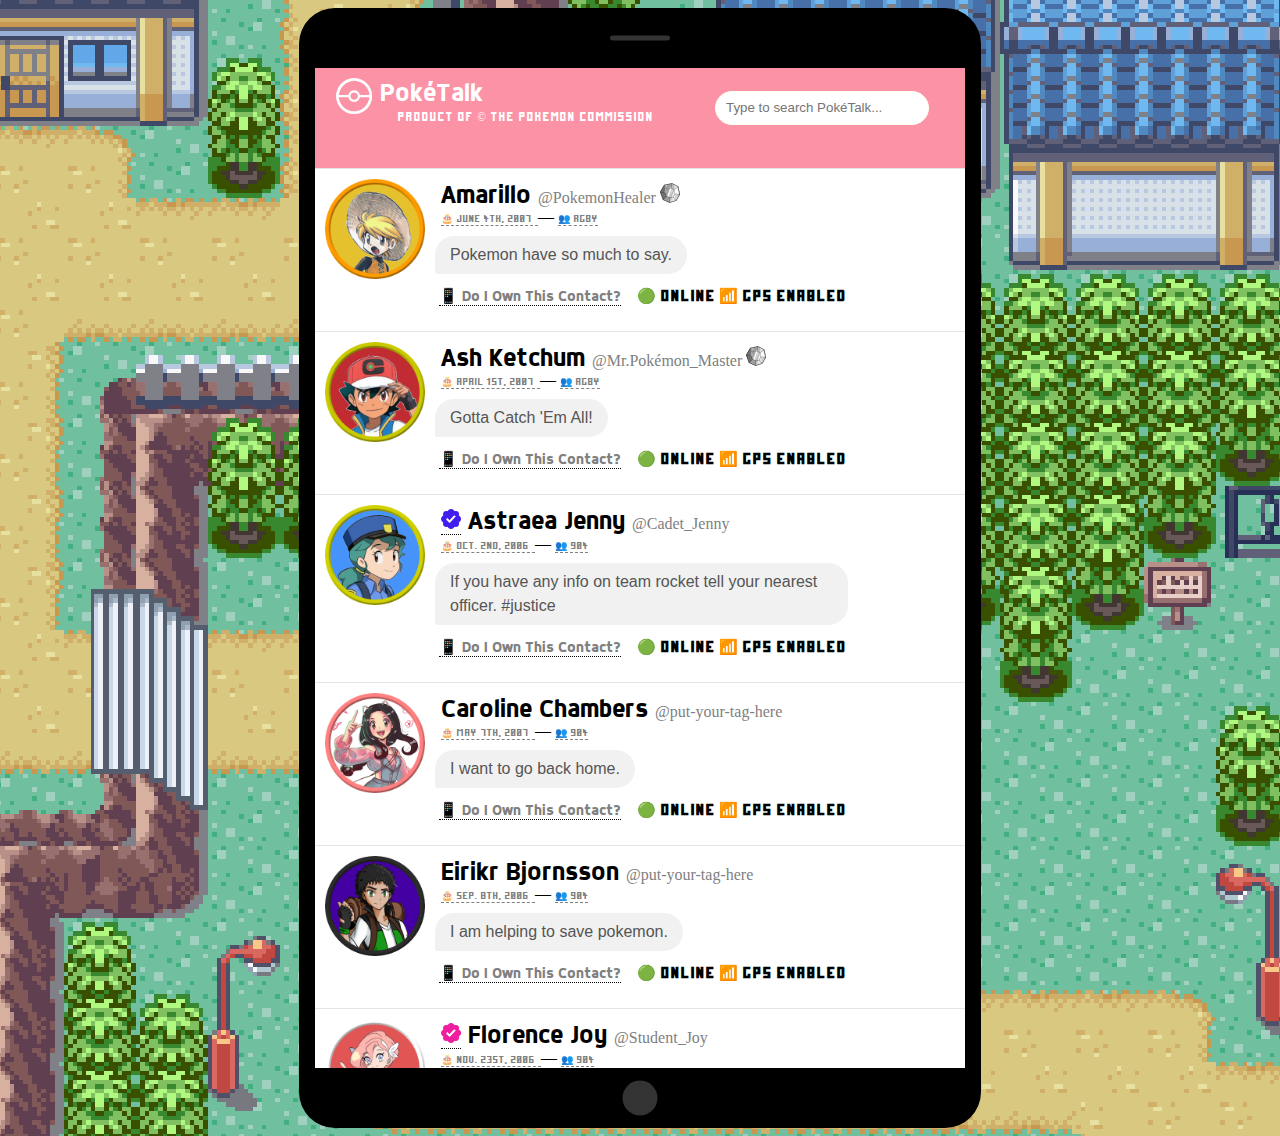
<file: index.html>
<!DOCTYPE html>
<html>
<head>
<meta name="viewport" content="width=device-width, initial-scale=1">
<title>PokéTalk App</title>
<link rel="icon" type="image/x-icon" href="img/favicon.ico">
<link rel="stylesheet" href="style/scroll.css">
<style>
body {
  background-image: url("img/Hiyoki_Town.png");
  background-repeat: no-repeat;
  background-attachment: fixed;
  background-position: center;
}

/* The device with borders */
.smartphone {
  position: relative;
  width: 650px;
  height: 1000px;
  margin: auto;
  border: 16px black solid;
  border-top-width: 60px;
  border-bottom-width: 60px;
  border-radius: 36px;
}

/* The horizontal line on the top of the device */
.smartphone:before {
  content: '';
  display: block;
  width: 60px;
  height: 5px;
  position: absolute;
  top: -30px;
  left: 50%;
  transform: translate(-50%, -50%);
  background: #333;
  border-radius: 10px;
}

/* The circle on the bottom of the device */
.smartphone:after {
  content: '';
  display: block;
  width: 35px;
  height: 35px;
  position: absolute;
  left: 50%;
  bottom: -65px;
  transform: translate(-50%, -50%);
  background: #333;
  border-radius: 50%;
}

/* The screen (or content) of the device */
.smartphone .content {
  width: 650px;
  height: 1000px;
  background: white;
}
</style>
</head>
<body>

<div class="smartphone">
  <div class="content">
    <iframe src="poketalk_reference.html" style="width:100%;border:none;height:100%" />
  </div>
</div>

</body>
</html>
</file>
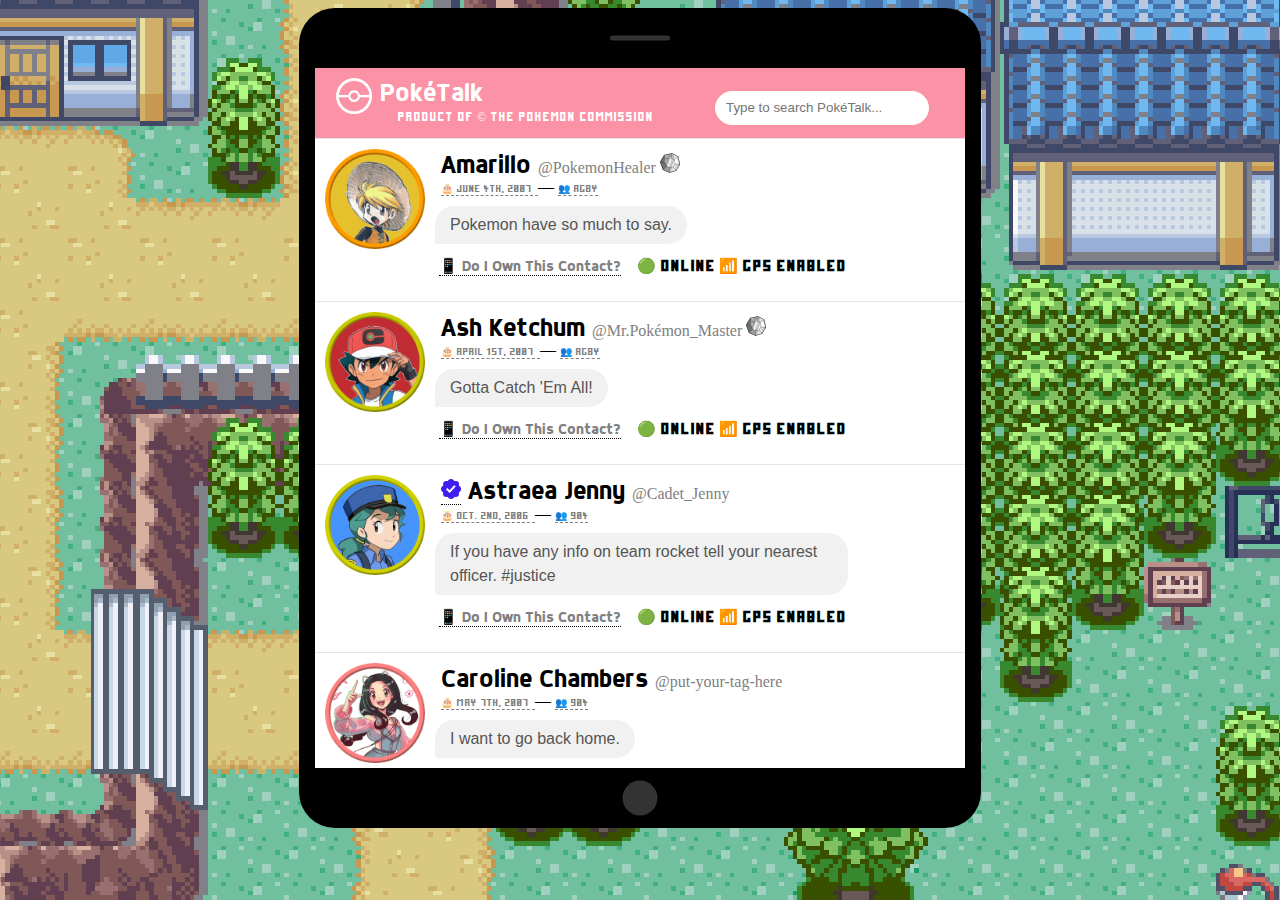
<file: poketalk.html>
<!DOCTYPE html>
<html>
<head>
<meta name="viewport" content="width=device-width, initial-scale=1">
<title>PokéTalk App</title>
<link rel="icon" type="image/x-icon" href="img/favicon.ico">
<link rel="stylesheet" href="style/scroll.css">
<style>
body {
  background-image: url("img/Hiyoki_Town.png");
  background-repeat: no-repeat;
  background-attachment: fixed;
  background-position: center;
}

/* The device with borders */
.smartphone {
  position: relative;
  width: 650px;
  height: 700px;
  margin: auto;
  border: 16px black solid;
  border-top-width: 60px;
  border-bottom-width: 60px;
  border-radius: 36px;
}

/* The horizontal line on the top of the device */
.smartphone:before {
  content: '';
  display: block;
  width: 60px;
  height: 5px;
  position: absolute;
  top: -30px;
  left: 50%;
  transform: translate(-50%, -50%);
  background: #333;
  border-radius: 10px;
}

/* The circle on the bottom of the device */
.smartphone:after {
  content: '';
  display: block;
  width: 35px;
  height: 35px;
  position: absolute;
  left: 50%;
  bottom: -65px;
  transform: translate(-50%, -50%);
  background: #333;
  border-radius: 50%;
}

/* The screen (or content) of the device */
.smartphone .content {
  width: 650px;
  height: 700px;
  background: white;
}
</style>
</head>
<body>

<div class="smartphone">
  <div class="content">
    <iframe src="poketalk_reference.html" style="width:100%;border:none;height:100%" />
  </div>
</div>

</body>
</html>
</file>
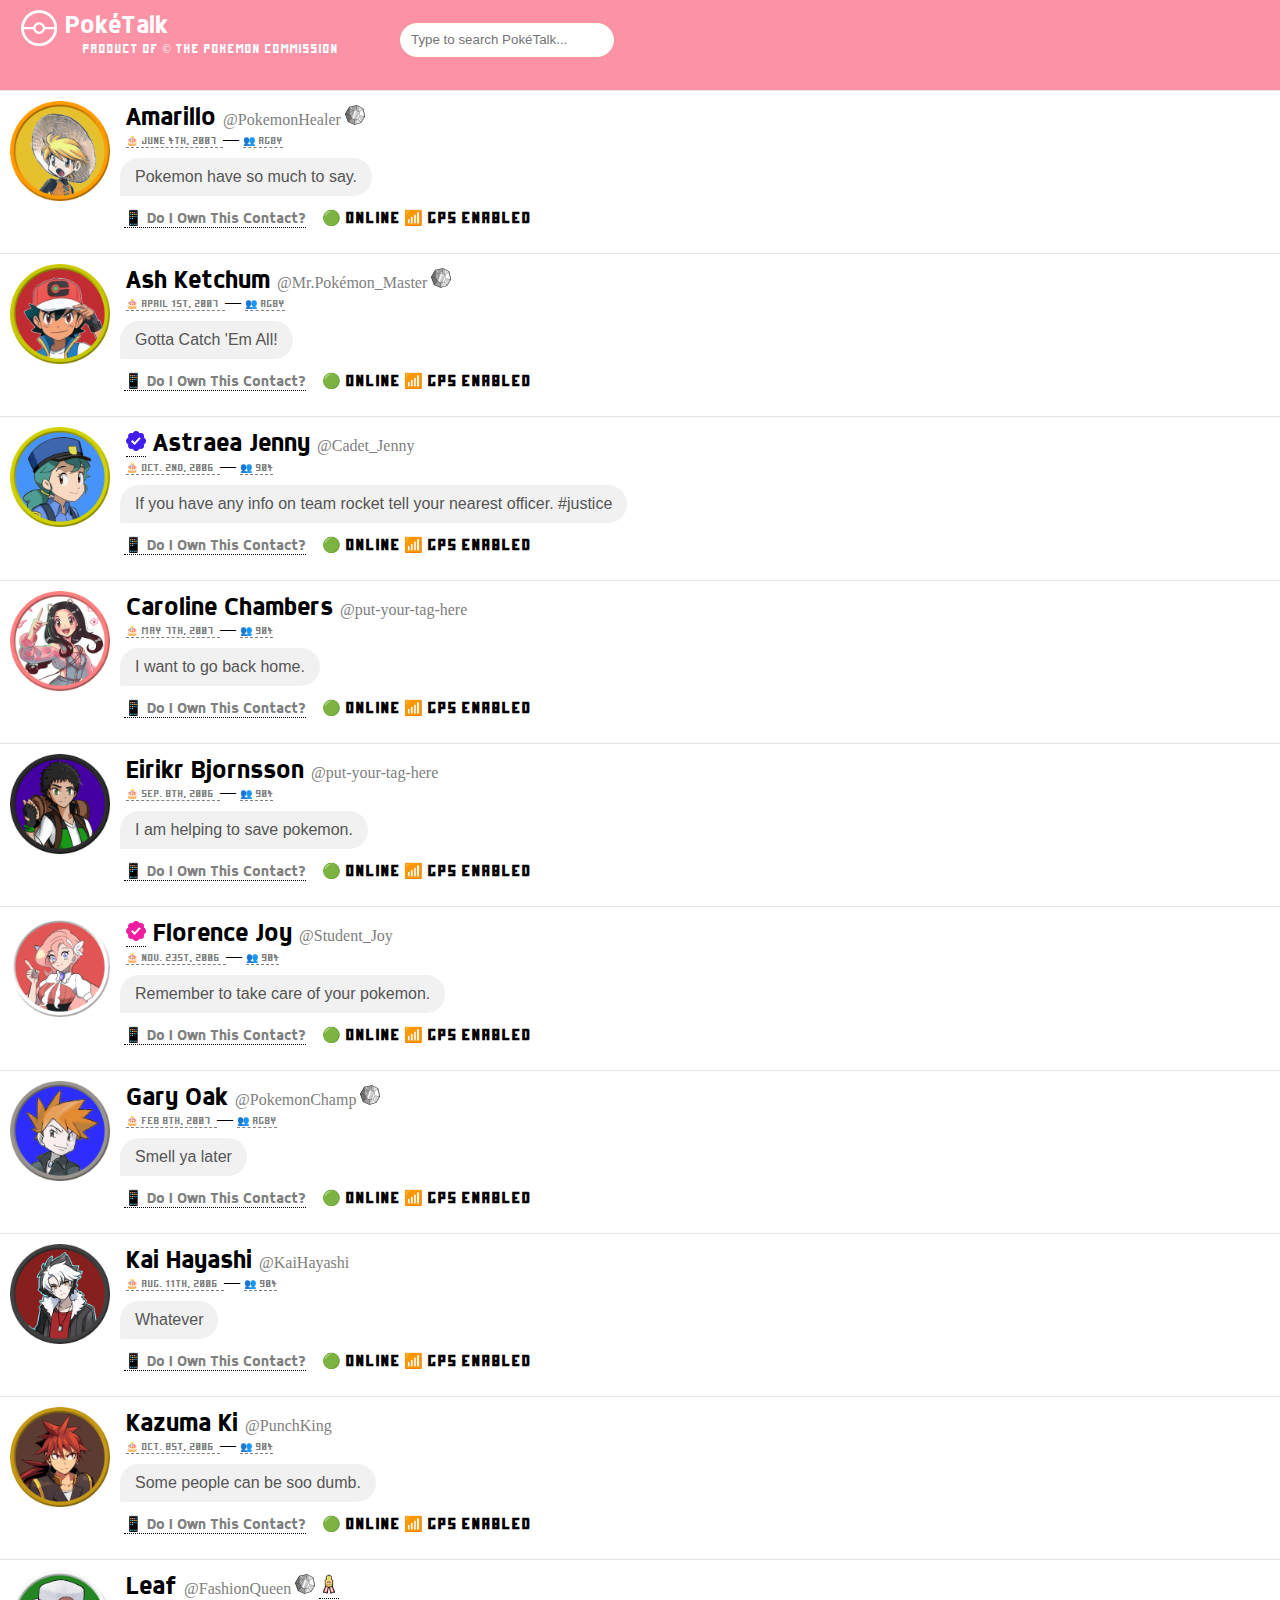
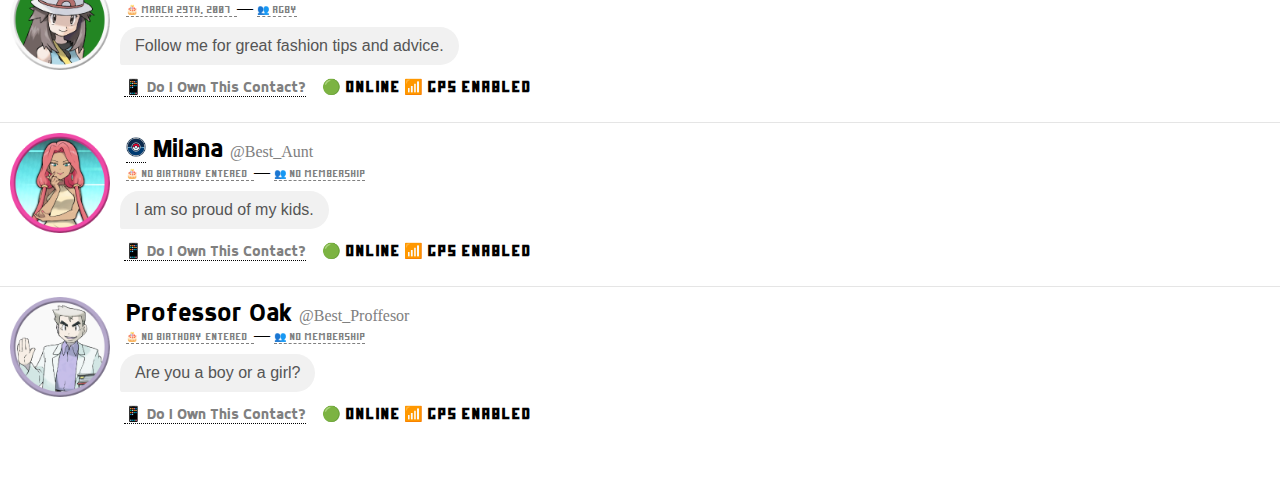
<file: poketalk_reference.html>
<!DOCTYPE html>
<html lang="en">
   <head>
      <meta charset="utf-8" />
      <meta name="viewport"
         content="width=1920, initial-scale=.5, maximum-scale=12.0, minimum-scale=.25, user-scalable=yes" />
      <title>Reference Document</title>
      <link rel="stylesheet" href="style/style.css" />
      <link rel="stylesheet" href="style/chat.css" />
      <link rel="stylesheet" href="style/search.css" />
      <link rel="stylesheet" href="style/scroll.css" />
      <style>
         body {
         overflow-x: hidden; /* This property disables horizontal scrolling */
         }
      </style>
      <style>
         @font-face {
         font-family: "Dyno-Regular";
         src: url("style/fonts/Dyno-Regular.ttf") format("truetype");
         /* Add additional font formats (e.g., woff, woff2) for better browser compatibility */
         }
         .team-tooltip,
         .birthday-tooltip {
         position: relative;
         display: inline-block;
         cursor: help;
         }
         .team-tooltip .tooltiptext-team,
         .birthday-tooltip .tooltiptext-birthday {
         visibility: hidden;
         width: 350px;
         background-color: #555;
         color: #fff;
         text-align: center;
         border-radius: 6px;
         padding: 5px;
         position: absolute;
         z-index: 1;
         top: 125%;
         left: 50%;
         margin-left: -80px;
         opacity: 0;
         transition: opacity 0.3s;
         font-family: "Dyno-Regular";
         font-size: 12px;
         }
         .team-tooltip:hover .tooltiptext-team {
         visibility: visible;
         opacity: 1;
         }
         .birthday-tooltip:hover .tooltiptext-birthday {
         visibility: visible;
         opacity: 1;
         }
      </style>
      <script
         src="https://ajax.googleapis.com/ajax/libs/jquery/1.11.2/jquery.min.js"></script>
      <script type="text/javascript">
         $(document).ready(function () {
             $("tr.parent")
                 .css("cursor", "pointer")
                 .attr("title", "Click to expand/collapse")
                 .click(function () {
                     $(this)
                         .siblings(".child-" + this.id)
                         .toggle();
                 });
             $("tr[@class^=child-]").hide().children("td");
         });
         
function filterTable() {
    var input, filter, table, tr, td, i, txtValue;
    input = document.getElementById("myInput");
    filter = input.value.toUpperCase();
    table = document.getElementById("detail_table");
    tr = table.getElementsByTagName("tr");
    for (i = 0; i < tr.length; i++) {
        var contactName = tr[i].querySelector("td h1");
        var contactTag = tr[i].querySelector("font");
        var contactTeam = tr[i].querySelector("span.team-tooltip h7");
        if (contactName && contactTag && contactTeam) {
            txtValue = contactName.textContent || contactName.innerText;
            txtValue += contactTag.textContent || contactTag.innerText;
            txtValue += contactTeam.textContent || contactTeam.innerText;
            if (txtValue.toUpperCase().indexOf(filter) > -1) {
                tr[i].style.display = "";
            } else {
                tr[i].style.display = "none";
            }
        }
    }
}
      </script>
   </head>
   <body>
      <script>
         document.addEventListener("DOMContentLoaded", function () {
             const birthdayTooltipElements = document.querySelectorAll(".tooltip-birthday");
         
             birthdayTooltipElements.forEach(birthdayTooltipElement => {
                 const teamTooltipElement = birthdayTooltipElement.nextElementSibling.querySelector(".team-tooltip");
         
                 const birthdayTooltip = birthdayTooltipElement.querySelector(".tooltiptext-birthday");
                 const teamTooltip = teamTooltipElement.querySelector(".tooltiptext-team");
         
                 birthdayTooltipElement.addEventListener("mouseover", function () {
                     birthdayTooltip.style.visibility = "visible";
                     birthdayTooltip.style.opacity = 1;
                 });
         
                 birthdayTooltipElement.addEventListener("mouseout", function () {
                     birthdayTooltip.style.visibility = "hidden";
                     birthdayTooltip.style.opacity = 0;
                 });
         
                 teamTooltipElement.addEventListener("mouseover", function () {
                     teamTooltip.style.visibility = "visible";
                     teamTooltip.style.opacity = 1;
                 });
         
                 teamTooltipElement.addEventListener("mouseout", function () {
                     teamTooltip.style.visibility = "hidden";
                     teamTooltip.style.opacity = 0;
                 });
         
                 const birthdayDateString = birthdayTooltipElement.getAttribute("data-birthday");
         
                 if (birthdayDateString) {
                     const birthdayDate = parseDateString(birthdayDateString);
         
                     // Check if birthdayDate is a valid date
                     if (!isNaN(birthdayDate.getTime())) {
                         const calculationDate = "2023-06-04"; // Change this date as needed
         
                         const age = calculateAge(birthdayDate, calculationDate);
                         birthdayTooltip.textContent = `As of ${calculationDate}, this contact is ${age} years old.`;
                     } else {
                         // If birthdayDate is not a valid date, you can set a default message or handle it accordingly.
                         birthdayTooltip.textContent = "Birthday information not available.";
                     }
                 } else {
                     // If birthday is undefined, you can set a default message or handle it accordingly.
                     birthdayTooltip.textContent = "Birthday information not available.";
                 }
         
                 function parseDateString(dateString) {
                     const months = [
                         "Jan.", "Feb.", "March", "April", "May", "June",
                         "July", "Aug.", "Sep.", "Oct.", "Nov.", "Dec."
                     ];
         
                     const parts = dateString.split(" ");
         
                     if (parts.length >= 2) {
                         const monthIndex = months.indexOf(parts[0]);
                         const day = parseInt(parts[1].replace("st", "").replace("nd", "").replace("rd", "").replace("th", ""), 10);
                         const year = parseInt(parts[2], 10);
         
                         return new Date(year, monthIndex, day);
                     } else {
                         // Return an invalid date if parts are not as expected
                         return new Date('Invalid');
                     }
                 }
         
                 function calculateAge(birthdate, calculationDate) {
                     const birth = new Date(birthdate);
                     const calc = new Date(calculationDate);
                     let age = calc.getFullYear() - birth.getFullYear();
         
                     if (calc.getMonth() < birth.getMonth() || (calc.getMonth() === birth.getMonth() && calc.getDate() < birth.getDate())) {
                         age--;
                     }
         
                     return age;
                 }
             });
         });
      </script>
      <div class="navHeader">
         &nbsp;&nbsp; <img src="img/pokenav-logo.png"
            style="vertical-align: middle;" />
         <span class="headerText">PokéTalk</span>
         <div class="crowley">&nbsp;&nbsp;&nbsp;&nbsp;&nbsp;&nbsp;&nbsp;&nbsp;&nbsp;&nbsp;&nbsp;&nbsp;&nbsp;&nbsp;&nbsp;&nbsp;&nbsp;
            Product of <font style="font-family: verdana;">©</font> The Pokemon Commission
         </div>
         <span class="absolutemoving">
         <input type="text" id="myInput" onkeyup="filterTable()"
            placeholder="Type to search PokéTalk..." />
         </span>
      </div>
      <div class="contactsContainer">
         <table id="detail_table" class="detail" width="100%">
            <thead>
               <tr>
                  <th></th>
               </tr>
            </thead>
            <tbody>
               <!-- Script for adding contacts -->
               <script>
                  // Team Descriptions
                  const teamDescriptions = {
                      "Team Rocket": "Team Rocket is a notorious and persistent criminal organization in our world, driven by the relentless pursuit of rare and powerful Pokémon. Recognizable by their iconic black uniforms adorned with a red &quot;R,&quot; this nefarious group stops at nothing to achieve their goal of capturing and exploiting Pokémon for their own malicious purposes.",
                      "904": "This team has yet to add a description.",
					  "RGBY": "The next generation of pokemon masters.",
					  "No Membership": "This contact does not have membership in any teams recognized by Your Region.", 
					// Add more teams and descriptions as needed
                  };
                  // Verified Badges
                  const verifiedBadges = {
                      "verified-gym": "This account is notable because it has been verified as a concurrently-active gym leader.",
                      "verified-nurse": "This account is notable because it has been verified as a Pokémon Center Nurse Joy.",
                      "verified-officer": "This account is notable because it has been verified as a member of the Police Department.",
                      "verified-ranger": "This account is notable because it has been verified as a member of the Pokémon Rangers.",
                      "verified-corporate": "This account is notable because it has been verified as a corporate or business entity.",
					  "verified-PC": "This account is notable because it has been verified as a Pokemom Commission member.",
                      // Add more badges and descriptions as needed
                  };
                  // Function to add a new contact
                  function addContact(contact) {
                      console.log("Adding contact:", contact.name);
                      // Check if verifiedBadge exists and has content
                      const hasVerifiedBadge = contact.verifiedBadge && verifiedBadges[contact.verifiedBadge];
                      console.log("Has verified badge:", hasVerifiedBadge);
                      document.write(`
                      
                  <tr>
                  <td>
                  <!-- Verified Badges -->
                  <img class="iconDiv" src="${contact.art}" width=100px height=100px style="vertical-align:middle">
                              &nbsp;&nbsp;&nbsp;
                              
                  <h1>
                                  ${
                                      hasVerifiedBadge
                                          ? `
                                      
                  <div class="tooltip">
                  <img src="img/${contact.verifiedBadge}.png" width=20px height=20px>
                  <span class="tooltiptext">${verifiedBadges[contact.verifiedBadge]}</span>
                  </div>`
                                          : ""
                                  }
                                  
                  <!-- Contact Name & Tag -->
                                  ${contact.name}
                              
                  </h1>
                  <font style="color:gray;">@${contact.tag}</font>
                  <!-- Gym Badges -->
                              ${
                                  contact.gymBadges && contact.gymBadges.length > 0
                                      ? contact.gymBadges
                                            .map(
                                                (badge) => `
                  <img src="img/${badge}.png" width=20px height=20px>`
                                            )
                                            .join("")
                                      : ""
                              }
                  
                              
                  <!-- Contest Ribbons -->
                  ${
                  contact.contestRibbons && contact.contestRibbons.length > 0
                  ? `
                  <div class="tooltip">
                  <img src="img/Contest_Ribbon.png" width=20px height=20px>
                  <span class="contestribbons">
                  ${contact.contestRibbons
                    .map(
                        (ribbon, index) => `
                            <span class="number contest-text">×${ribbon}</span>
                            <span class="contest-text">${contact.contestNames && contact.contestNames[index] ? contact.contestNames[index] : 'Badge Name'}</span>
                            <br>`
                    )
                    .join("")}
                  </span>
                  </div>`
                  : ""
                  }
                              
                  <br />
                  <!-- Birthday and Team -->
                  &nbsp;&nbsp;&nbsp;
                  
                  <font class="tooltip-birthday" data-birthday="${contact.birthday}" style="color:gray; border-bottom: 1px dashed;">
                  <h7>
                  🎂 ${contact.birthday}
                  </h7>
                  <span class="birthday-tooltip">
                  <span class="tooltiptext-birthday">
                  As of [DATE], this contact is [NUMBER] years old.
                  </span>
                  </span>
                  </font>
                  — 
                  <font style="color:gray; border-bottom: 1px dashed;">
                  <span class="team-tooltip">
                  <h7>
                  👥 ${contact.team}
                  
                  <span class="tooltiptext-team">${teamDescriptions[contact.team] || "No description for this team exists."}</span>
                  </span>
                  </h7>
                  </font>
                  
                  
                  <!-- Status Message -->
                  <div class="chat">
                  <div class="msg rcvd">${contact.statusMessage}</div>
                  </div>
                  <span class="textmoving">
                  <!-- Ownership -->
                  <br />&nbsp;&nbsp;&nbsp;&nbsp;&nbsp;
                                  
                  <div class="tooltip">
                  <span class="doiown">📱 Do I Own This Contact?</span>
                  <span class="doiownlist">
                  <span class="contacts">
                  	<ul>
                                                  ${contact.ownership
                                                      .map(
                                                          (owner) => `
                                                      
                  		<li>${owner.owned ? "✔️" : "❌"} ${owner.name}</li>
                                                  `
                                                      )
                                                      .join("")}
                                              
                  	</ul>
                  </span>
                  </span>
                  </div>
                  <!-- Online and GPS Status -->
                  <span class="online">
                  &nbsp;&nbsp;&nbsp;${contact.online ? (contact.doNotDisturb ? "⛔" : "🟢") : "🔘"} 
                  <b>${contact.online ? (contact.doNotDisturb ? "Do Not Disturb" : "Online") : "Offline"}</b> 
                  <b>${contact.gpsEnabled ? (contact.noSignal ? "📴 No Signal" : "📶 GPS Enabled") : "🚫 GPS Disabled"}</b>
                  </span>
                  </td>
                  </tr>
                      `);
                  }
                  // Example Contacts
                  const contacts = [
                  {
                 art: "icons/Chiiil.png",
                  name: "Eirikr Bjornsson",
                  tag: "put-your-tag-here",
                  gymBadges: [],
                  birthday: "Sep. 8th, 2006",
                  team: ["904"],
                  statusMessage: "I am helping to save pokemon.",
                  ownership: [
                  { name: "Chiiil", owned: true },
                  { name: "Spring", owned: false },
                  { name: "Broken", owned: false },
                  { name: "Street", owned: false },
                  ],
                  online: true,
                  gpsEnabled: true,
				  noSignal: false,
				  doNotDisturb: false
                  },
                  {
                  art: "icons/Broken.png",
                  name: "Kazuma Ki",
                  tag: "PunchKing",
                  gymBadges: [],
                  birthday: "Oct. 8st, 2006",
                  team: ["904"],
                  statusMessage: "Some people can be soo dumb.",
                  ownership: [
                  { name: "Chiiil", owned: false },
                  { name: "Spring", owned: false },
                  { name: "Broken", owned: true },
                  { name: "Street", owned: false },
                  ],
                  online: true,
                  gpsEnabled: true,
				  noSignal: false,
				  doNotDisturb: false
                  },
                  {
                  art: "icons/Spring.png",
                  name: "Caroline Chambers",
                  tag: "put-your-tag-here",
                  gymBadges: [],
                  birthday: "May 7th, 2007",
                  team: ["904"],
                  statusMessage: "I want to go back home.",
                  ownership: [
                  { name: "Chiiil", owned: false },
                  { name: "Spring", owned: true },
                  { name: "Broken", owned: false },
                  { name: "Street", owned: false },
                  ],
                  online: true,
                  gpsEnabled: true,
				  noSignal: false,
				  doNotDisturb: false
                  },
                  {
                  art: "icons/Street.png",
                  name: "Kai Hayashi",
                  tag: "KaiHayashi",
                  gymBadges: [],
                  birthday: "Aug. 11th, 2006",
                  team: ["904"],
                  statusMessage: "Whatever",
                  ownership: [
                  { name: "Chiiil", owned: false },
                  { name: "Spring", owned: false },
                  { name: "Broken", owned: false },
                  { name: "Street", owned: true },
                  ],
                  online: true,
                  gpsEnabled: true,
				  noSignal: false,
				  doNotDisturb: false
                  },
                  {
                  art: "icons/Aunt.png",
                  name: "Milana",
                  tag: "Best_Aunt",
				  verifiedBadge: "verified-PC",
                  gymBadges: [],
                  birthday: "No Birthday Entered",
                  team: ["No Membership"],
                  statusMessage: "I am so proud of my kids.",
                  ownership: [
                  { name: "Chiiil", owned: false },
                  { name: "Spring", owned: false },
                  { name: "Broken", owned: false },
                  { name: "Street", owned: false },
                  ],
                  online: true,
                  gpsEnabled: true,
				  noSignal: false,
				  doNotDisturb: false
                  },
                  {
                  art: "icons/Amarillo.png",
                  name: "Amarillo",
                  tag: "PokemonHealer",
                  gymBadges: ["Boulder_Badge"],
                  birthday: "June 4th, 2007",
                  team: ["RGBY"],
                  statusMessage: "Pokemon have so much to say.",
                  ownership: [
                  { name: "Chiiil", owned: false },
                  { name: "Spring", owned: false },
                  { name: "Broken", owned: false },
                  { name: "Street", owned: false },
                  ],
                  online: true,
                  gpsEnabled: true,
				  noSignal: false,
				  doNotDisturb: false
                  },
                  {
                  art: "icons/Ash.png",
                  name: "Ash Ketchum",
                  tag: "Mr.Pokémon_Master",
                  gymBadges: ["Boulder_Badge"],
                  birthday: "April 1st, 2007",
                  team: ["RGBY"],
                  statusMessage: "Gotta Catch 'Em All!",
                  ownership: [
                  { name: "Chiiil", owned: false },
                  { name: "Spring", owned: false },
                  { name: "Broken", owned: false },
                  { name: "Street", owned: false },
                  ],
                  online: true,
                  gpsEnabled: true,
				  noSignal: false,
				  doNotDisturb: false
                  },
                     {
                  art: "icons/Gary.png",
                  name: "Gary Oak",
                  tag: "PokemonChamp",
                  gymBadges: ["Boulder_Badge"],
                  birthday: "Feb 8th, 2007",
                  team: ["RGBY"],
                  statusMessage: "Smell ya later",
                  ownership: [
                  { name: "Chiiil", owned: false },
                  { name: "Spring", owned: false },
                  { name: "Broken", owned: false },
                  { name: "Street", owned: false },
                  ],
                  online: true,
                  gpsEnabled: true,
				  noSignal: false,
				  doNotDisturb: false
                  },
				     {
                  art: "icons/Leaf.png",
                  name: "Leaf",
                  tag: "FashionQueen",
                  gymBadges: ["Boulder_Badge"],
				  contestRibbons: [1],
                  contestNames: ['Rookie Cute LC'],
                  birthday: "March 29th, 2007",
                  team: ["RGBY"],
                  statusMessage: "Follow me for great fashion tips and advice.",
                  ownership: [
                  { name: "Chiiil", owned: false },
                  { name: "Spring", owned: false },
                  { name: "Broken", owned: false },
                  { name: "Street", owned: false },
                  ],
                  online: true,
                  gpsEnabled: true,
				  noSignal: false,
				  doNotDisturb: false
                  },
                  {
                  art: "icons/Jenny.png",
                  name: "Astraea Jenny",
				  verifiedBadge: "verified-officer",
                  tag: "Cadet_Jenny",
                  gymBadges: [],
                  birthday: "Oct. 2nd, 2006",
                  team: ["904"],
                  statusMessage: "If you have any info on team rocket tell your nearest officer. #justice",
                  ownership: [
                  { name: "Chiiil", owned: false },
                  { name: "Spring", owned: false },
                  { name: "Broken", owned: false },
                  { name: "Street", owned: false },
                  ],
                  online: true,
                  gpsEnabled: true,
				  noSignal: false,
				  doNotDisturb: false
                  },
                  {
                  art: "icons/Joy.png",
                  name: "Florence Joy",
				  verifiedBadge: "verified-nurse",
				  tag: "Student_Joy",
                  gymBadges: [],
                  birthday: "Nov. 23st, 2006",
                  team: ["904"],
                  statusMessage: "Remember to take care of your pokemon.",
                  ownership: [
                  { name: "Chiiil", owned: false },
                  { name: "Spring", owned: false },
                  { name: "Broken", owned: false },
                  { name: "Street", owned: false },
                  ],
                  online: true,
                  gpsEnabled: true,
				  noSignal: false,
				  doNotDisturb: false
                  },
                  {
                  art: "icons/Oak.png",
                  name: "Professor Oak",
				  verifiedBadge: "verified-researcher",
                  tag: "Best_Proffesor",
                  gymBadges: [],
                  birthday: "No Birthday Entered",
                  team: ["No Membership"],
                  statusMessage: "Are you a boy or a girl?",
                  ownership: [
                  { name: "Chiiil", owned: false },
                  { name: "Spring", owned: false },
                  { name: "Broken", owned: false },
                  { name: "Street", owned: false },
                  ],
                  online: true,
                  gpsEnabled: true,
				  noSignal: false,
				  doNotDisturb: false
                  },

                  ];
                  // Sort contacts alphabetically by name
                  contacts.sort((a, b) => a.name.localeCompare(b.name));
                  // Add Contacts
                  contacts.forEach(addContact);
               </script>
            </tbody>
         </table>
      </div>
      <br />
      <br />
      <br />
   </body>
</html>
</file>
<file: style/scroll.css>
html {
  --scrollbarBG: #fc92a6;
  --thumbBG: #ffffff;
}
body::-webkit-scrollbar {
  width: 11px;
}
body {
  scrollbar-width: thin;
  scrollbar-color: var(--thumbBG) var(--scrollbarBG);
}
body::-webkit-scrollbar-track {
  background: var(--scrollbarBG);
}
body::-webkit-scrollbar-thumb {
  background-color: var(--thumbBG) ;
  border-radius: 6px;
  border: 3px solid var(--scrollbarBG);
}
</file>
<file: style/style.css>
@font-face {
			font-family: Dyno Sans;
			src: url(fonts/Dyno-Bold.ttf);
		}
		@font-face {
			font-family: FutureMillennium;
			src: url(fonts/FutureMillennium.ttf);
		}
		@font-face {
			font-family: Gadugi;
			src: url(fonts/gadugi-normal.ttf);
		}
		html, body {
			height: 100%;
			margin: 0;
			background-color: fffbf6;
		}
		.navHeader {
			font-size: 25px;
			font-family: Dyno Sans;
			src: url(fonts/Dyno-Bold.ttf);
			font-weight:normal;
			background-color: #fc92a6;
			color: #ffffff;
			width: 100%;
			height: 10%;
			margin-bottom: 0;
			overflow: auto;
			position: relative;
			z-index: 2;
		}
		div.navHeader .headerText {
			display: block;
			margin-left: 65px; /* Adjust this value as needed for spacing */
			margin-top: -37px; /* Adjust this value to push the text down */
		}
		.crowley {
			font-size: 12px;
			font-family: FutureMillennium;
			src: url(fonts/FutureMillennium.ttf);
			font-weight:normal;
			display: inline;
            line-height: 0px;
            margin-left: 45px;
			position: relative;
			bottom: 9px;
			margin-left: 10px; /* Adjust this value as needed for spacing */
			line-height: 1.0; /* Adjust this value as needed for spacing */
		}
		div.navHeader img {
			vertical-align: middle;
			margin-top: 10px; /* Adjust this value to push the icon down */
		}
		h1 {
			font-size: 25px;
			font-family: Dyno Sans;
			src: url(fonts/Dyno-Bold.ttf);
			font-weight:normal;
			display: inline;
			padding-left: 20px;
		}
		h2 {
			font-size: 20px;
			font-family: Gadugi;
			src: url(fonts/gadugi-normal.ttf);
			font-weight:normal;
			display: inline;
		}
		h3 {
			font-size: 15px;
			font-family: FutureMillennium;
			src: url(fonts/FutureMillennium.ttf);
			font-weight:normal;
			display: inline;
		}
		h4 {
			font-size: 12px;
			font-family: Arial;
			font-weight:normal;
			display: inline;
            line-height: 20px;
            margin-left: 20px;
		}
		h5 {
			font-size: 12px;
			font-family: Arial;
			font-weight:normal;
			display: inline;
            line-height: 15px;
            margin-left: 120px;
		}
		h6 {
			font-size: 12px;
			font-family: FutureMillennium;
			src: url(fonts/FutureMillennium.ttf);
			font-weight:normal;
			display: inline;
            line-height: 0px;
		}
		h7 {
			font-size: 10px;
			font-family: FutureMillennium;
			src: url(fonts/FutureMillennium.ttf);
			font-weight:normal;
			display: inline;
		}
		.pushLeft {
			position:absolute;
			left:10px;
		}
		.iconDiv {
			float: left; 
		}
		table, th, td  {
			background-color: fffbf6;
			padding: 10px;
		}
		table {
			border-collapse: collapse;
		}
		tr {
			border: 1px solid rgba(0, 0, 0, .1);
			border-width: 1px 0;
			vertical-align: top;
		}
		tr:first-child {
			border-top: none;
		}
		tr:last-child {
			border-bottom: none;
		}
		.number {
			color: #ffff00;
		}
		.contest-text {
			font-size: 16px;
			font-family: Dyno Sans;
			src: url(fonts/Dyno-Bold.ttf);
			font-weight:normal;
			display: inline;
			padding-left: 0px;
		}
		.mood {
			color: #4C4E52;
			line-height: 2em;
			font-size: 18px;
			font-family: Gadugi;
			src: url(fonts/gadugi-normal.ttf);
		}
		.online {
			font-size: 15px;
			font-family: FutureMillennium;
			src: url(fonts/FutureMillennium.ttf);
			font-weight:normal;
			display: inline;
		}
		.absolutemoving {
			position: absolute;
			left:400px;
			top:20px;
		}
		.textmoving {
			position: relative;
			left:90px;
			top:-15px;
		}
		.overflow-badges-1 {
			position: relative;
			left:-22px;
			top:2px;
			float: right;
		}
		.overflow-badges-2 {
			position: relative;
			left:-37px;
			top:2px;
			float: right;
		}
		.doiown {
			color: gray;
			font-size: 15px;
			font-family: Dyno Sans;
			src: url(fonts/Dyno-Bold.ttf);
		}
		.doiownlist {
			color: #ffffff;
			font-size: 15px;
			font-family: Dyno Sans;
			src: url(fonts/Dyno-Bold.ttf);
			text-align: center;
		}
		.doiownlist ul {
			text-align: left;
			padding: 0; /* Remove default padding for the ul element */
			margin-left: 20px;
		}
		.doiownlist li {
			list-style-type: none; /* Remove default list styles */
		}
		.footer {
			font-size: 25px;
			font-family: FutureMillennium;
			src: url(fonts/FutureMillennium.ttf);
			font-weight:normal;
			display: inline;
			padding-left: 20px;
			color: #fc92a6;
			text-align: center;
		}
		.blank {
			color: #D3D3D3;
		}
		.tooltip {
			position: relative;
			display: inline-block;
			border-bottom: 1px dotted black;
		}
		.tooltip .tooltiptext {
			visibility: hidden;
			width: 200px;
			background-color: black;
			color: #fff;
			text-align: center;
			border-radius: 6px;
			padding: 5px 10px;
			font-size: 16px;
			font-family: Dyno Sans;
			src: url(fonts/Dyno-Bold.ttf);

			/* Position the tooltip */
			position: absolute;
			z-index: 1;
		}
		.tooltip > .tooltiptext > img {
			position: relative;
			margin-top: 0px;
		} 
		.tooltip .contestribbons {
			visibility: hidden;
			width: 180px;
			background-color: black;
			color: #fff;
			text-align: center;
			border-radius: 6px;
			padding: 5px 0;

			/* Position the tooltip */
			position: absolute;
			z-index: 1;
			left: -185px;
		}
		.tooltip .contacts {
			visibility: hidden;
			width: 150%;
			background-color: black;
			color: #fff;
			border-radius: 10px;
			padding: 5px 15;

			/* Position the tooltip */
			position: absolute;
			z-index: 1;
			top: 25px;
			left: 15px;
		}
		.tooltip:hover .tooltiptext {
			visibility: visible;
		}
		.tooltip:hover .contestribbons {
			visibility: visible;
		}
		.tooltip:hover .contacts {
			visibility: visible;
		}
		tr:hover td {
			background-color: #e5e1dd;
		}
		ul {
			list-style: none;
			padding-left: 0;
			columns: 2;
			-webkit-columns: 2;
			-moz-columns: 2;
		}​
		.contactsContainer {
			position: relative;
			top: -10px; /* Adjust this value as needed */
		}
		#detail_table h1 {
			margin: 0;
			padding: 0;
		}
		#detail_table th {
			padding: 0;
		}
		.detail {
			display: table;
			width: 100%;
		}
		.detail td {
			display: table-cell;
		}
</file>
<file: style/chat.css>
.chat {
  --rad: 20px;
  --rad-sm: 3px;
  font: 16px/1.5 sans-serif;
  display: flex;
  flex-direction: column;
  padding: 10px;
  margin: auto;
}

.msg {
  position: relative;
  max-width: 75%;
  padding: 7px 15px;
  margin-bottom: 0px;
}

.msg.sent {
  border-radius: var(--rad) var(--rad-sm) var(--rad-sm) var(--rad);
  background: #42a5f5;
  color: #fff;
  /* moves it to the right */
  margin-left: auto;
}

.msg.rcvd {
  border-radius: var(--rad-sm) var(--rad) var(--rad) var(--rad-sm);
  background: #f1f1f1;
  color: #555;
  /* moves it to the left */
  margin-right: auto;
}

/* Improve radius for messages group */

.msg.sent:first-child,
.msg.rcvd+.msg.sent {
  border-top-right-radius: var(--rad);
}

.msg.rcvd:first-child,
.msg.sent+.msg.rcvd {
  border-top-left-radius: var(--rad);
}


/* time */

.msg::before {
  content: attr(data-time);
  font-size: 0.8rem;
  position: absolute;
  bottom: 100%;
  color: #888;
  white-space: nowrap;
  /* Hidden by default */
  display: none;
}

.msg.sent::before {
  right: 15px;
}

.msg.rcvd::before {
  left: 15px;
}


/* Show time only for first message in group */

.msg:first-child::before,
.msg.sent+.msg.rcvd::before,
.msg.rcvd+.msg.sent::before {
  /* Show only for first message in group */
  display: block;
}
</file>
<file: style/search.css>
input[type=text]{
    -webkit-border-radius: 20px;
    -moz-border-radius: 20px;
     border-radius: 20px;
     border: 1px solid #fffff0;
     color: #000000;
     width: 200px;
     height: 30px;
     padding-left: 10px;
    }
    
input[type=text]:focus {
     outline: none;
     border: 1px solid #a0d18c;
     color: #
</file>
